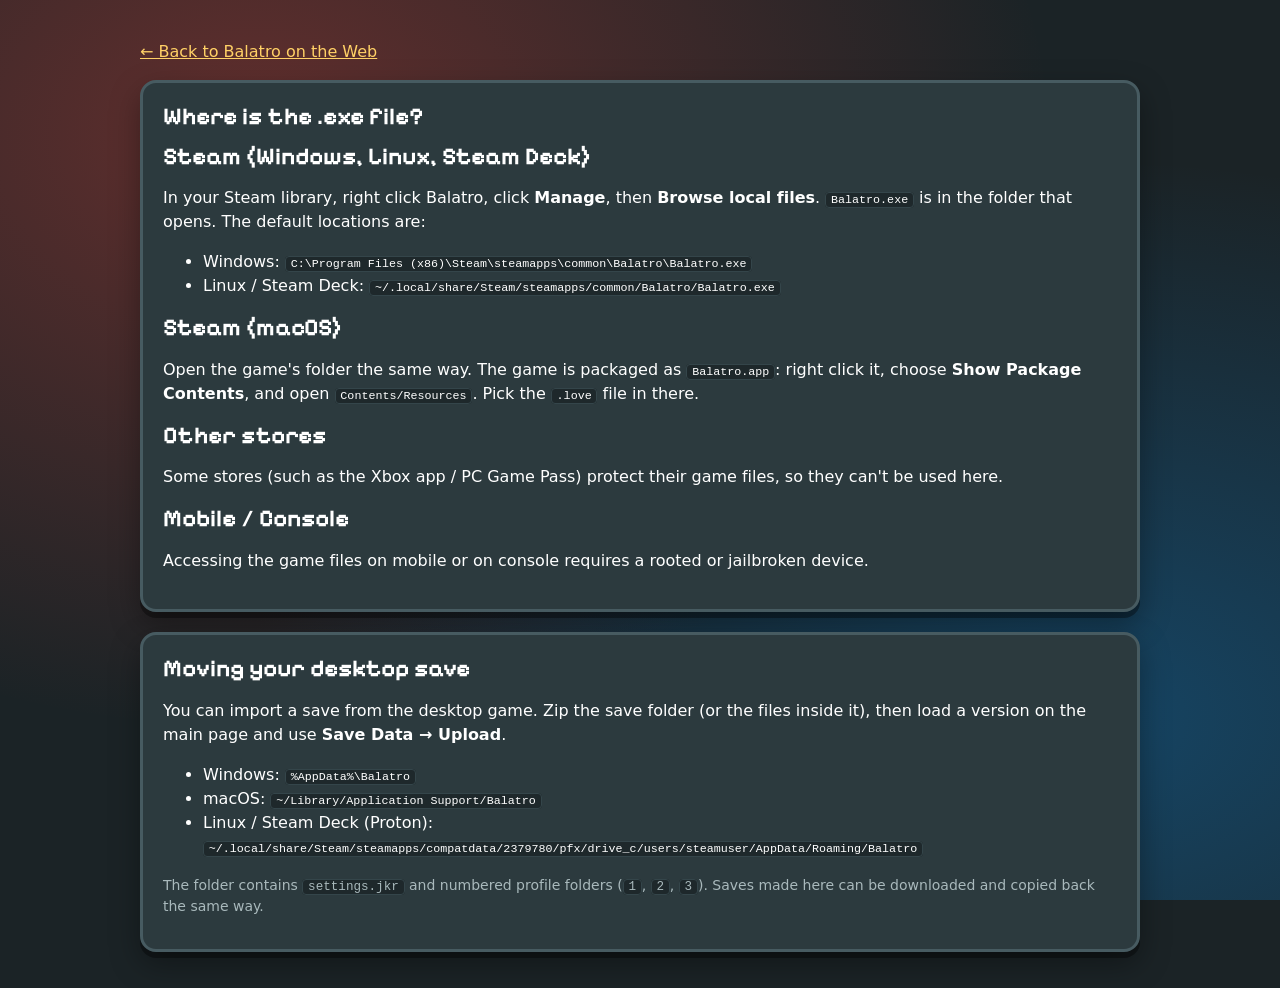
<file: whereisexe.html>
<!DOCTYPE html>
<html lang="en">
    <head>
        <meta charset="UTF-8" />
        <meta name="viewport" content="width=device-width, initial-scale=1.0" />
        <meta name="color-scheme" content="dark" />
        <title>Where is Balatro.exe? | Balatro on the Web</title>
        <meta name="description" content="How to find Balatro.exe and your save folder so you can play Balatro in the browser." />
        <link rel="icon" href="data:image/svg+xml,%3Csvg xmlns='http://www.w3.org/2000/svg' viewBox='0 0 32 32'%3E%3Crect x='6' y='2' width='20' height='28' rx='3' fill='%23111' stroke='%2366fcf1' stroke-width='2'/%3E%3Cpath d='M16 9l5 7-5 7-5-7z' fill='%23e74c3c'/%3E%3C/svg%3E" />
        <link rel="stylesheet" href="style.css" />
    </head>
    <body>
        <div class="container">
            <p><a href="index.html">&larr; Back to Balatro on the Web</a></p>
            <section aria-labelledby="exeHeading">
                <h1 id="exeHeading">Where is the .exe file?</h1>

                <h2>Steam (Windows, Linux, Steam Deck)</h2>
                <p>In your Steam library, right click Balatro, click <strong>Manage</strong>, then <strong>Browse local files</strong>. <code>Balatro.exe</code> is in the folder that opens. The default locations are:</p>
                <ul>
                    <li>Windows: <code>C:\Program Files (x86)\Steam\steamapps\common\Balatro\Balatro.exe</code></li>
                    <li>Linux / Steam Deck: <code>~/.local/share/Steam/steamapps/common/Balatro/Balatro.exe</code></li>
                </ul>

                <h2>Steam (macOS)</h2>
                <p>Open the game's folder the same way. The game is packaged as <code>Balatro.app</code>: right click it, choose <strong>Show Package Contents</strong>, and open <code>Contents/Resources</code>. Pick the <code>.love</code> file in there.</p>

                <h2>Other stores</h2>
                <p>Some stores (such as the Xbox app / PC Game Pass) protect their game files, so they can't be used here.</p>

                <h2>Mobile / Console</h2>
                <p>Accessing the game files on mobile or on console requires a rooted or jailbroken device.</p>
            </section>

            <section aria-labelledby="saves">
                <h2 id="saves">Moving your desktop save</h2>
                <p>You can import a save from the desktop game. Zip the save folder (or the files inside it), then load a version on the main page and use <strong>Save Data &rarr; Upload</strong>.</p>
                <ul>
                    <li>Windows: <code>%AppData%\Balatro</code></li>
                    <li>macOS: <code>~/Library/Application Support/Balatro</code></li>
                    <li>Linux / Steam Deck (Proton): <code>~/.local/share/Steam/steamapps/compatdata/2379780/pfx/drive_c/users/steamuser/AppData/Roaming/Balatro</code></li>
                </ul>
                <p class="hint">The folder contains <code>settings.jkr</code> and numbered profile folders (<code>1</code>, <code>2</code>, <code>3</code>). Saves made here can be downloaded and copied back the same way.</p>
            </section>
        </div>
    </body>
</html>
</file>
<file: style.css>
@font-face {
  font-family: "Pixelify Sans";
  src: url("fonts/PixelifySans-latin.woff2") format("woff2");
  font-weight: 400 700;
  font-style: normal;
  font-display: swap;
}

:root {
  color-scheme: dark;

  --font-pixel: "Pixelify Sans", ui-monospace, monospace;
  --font-body: system-ui, -apple-system, "Segoe UI", Roboto, sans-serif;

  --bg: #1b2326;
  --fg: #ffffff;
  --muted: #a9b9bc;

  --panel: #2c3a3e;
  --panel-edge: #475b61;
  --inset: #1e282b;
  --inset-edge: #34454a;

  --red: #e8453b;
  --red-lip: #9b2a23;
  --red-hover: #f45a50;
  --blue: #0b84d8;
  --blue-lip: #075a94;
  --blue-hover: #2196e8;
  --orange: #e08900;
  --orange-lip: #985d00;
  --orange-hover: #f09a12;
  --green: #2f9c71;
  --green-lip: #1e674a;
  --green-hover: #3aae80;
  --grey: #56676c;
  --grey-lip: #384447;
  --grey-hover: #64777c;

  --disabled: #3b4749;
  --disabled-lip: #283133;
  --disabled-fg: #84918f;

  --gold: #ffd166;
  --radius: 12px;
}

*, *::before, *::after {
  box-sizing: border-box;
}

.hidden,
[hidden] {
  display: none !important;
}

/* No background on <html>: the body background then paints on the canvas
   behind everything, so the z-index:-1 #bg canvas can show above it. */

body {
  /* Pixelify Sans' "fi" ligature reads as "A". */
  font-variant-ligatures: none;
  margin: 0;
  min-height: 100vh;
  color: var(--fg);
  font-family: var(--font-body);
  line-height: 1.5;
  /* Shown behind the animated background, and instead of it when WebGL isn't available. */
  background:
    radial-gradient(ellipse at 20% 15%, rgba(232, 69, 59, 0.35), transparent 55%),
    radial-gradient(ellipse at 85% 80%, rgba(11, 132, 216, 0.35), transparent 55%),
    var(--bg);
  background-attachment: fixed;
}

#bg {
  position: fixed;
  inset: 0;
  width: 100%;
  height: 100%;
  z-index: -1;
  image-rendering: pixelated;
  pointer-events: none;
}

a {
  color: var(--gold);
}

a:hover {
  color: #ffe29a;
}

:focus-visible {
  outline: 3px solid var(--gold);
  outline-offset: 2px;
}

h1, h2, h3, h4 {
  font-family: var(--font-pixel);
  font-weight: 700;
  line-height: 1.15;
  margin: 0 0 0.75rem;
}

code {
  background: var(--inset);
  border: 1px solid var(--inset-edge);
  border-radius: 4px;
  padding: 0 0.3rem;
  font-size: 0.9em;
  overflow-wrap: anywhere;
}

.hint {
  color: var(--muted);
  font-size: 0.875rem;
  font-weight: normal;
  margin: 0.25rem 0 0.75rem;
}

.center-text {
  text-align: center;
}

.notice {
  border: 2px solid var(--red);
  border-radius: var(--radius);
  background: var(--inset);
  padding: 0.5rem 1rem;
  text-align: center;
}

/* ------------------------------------------------------------------ Layout */

.container {
  max-width: 1040px;
  margin: 0 auto;
  padding: 1.5rem 1.25rem 1rem;
}

.hero {
  text-align: center;
  padding: 1.5rem 0 1.75rem;
}

.logo {
  font-size: clamp(3.25rem, 11vw, 6.5rem);
  letter-spacing: 0.04em;
  text-transform: uppercase;
  margin: 0;
  color: #fff;
  text-shadow:
    0 0.06em 0 var(--red),
    0 0.12em 0 var(--red-lip),
    0 0.2em 0.3em rgba(0, 0, 0, 0.55);
  animation: logo-float 6s ease-in-out infinite;
}

@keyframes logo-float {
  0%, 100% { transform: translateY(0) rotate(-1.5deg); }
  50% { transform: translateY(-6px) rotate(1.5deg); }
}

.tagline {
  font-family: var(--font-pixel);
  font-size: clamp(1rem, 2.6vw, 1.25rem);
  color: #e3eef0;
  margin: 0.75rem 0 0;
  text-shadow: 0 2px 0 rgba(0, 0, 0, 0.5);
}

.steps {
  list-style: none;
  display: flex;
  flex-wrap: wrap;
  justify-content: center;
  gap: 0.5rem 1rem;
  margin: 1.25rem 0 0;
  padding: 0;
}

.steps li {
  display: flex;
  align-items: center;
  gap: 0.5rem;
  background: rgba(30, 40, 43, 0.85);
  border: 2px solid var(--panel-edge);
  border-radius: 999px;
  padding: 0.3rem 0.9rem 0.3rem 0.35rem;
}

.step-num {
  display: inline-grid;
  place-items: center;
  width: 1.6rem;
  height: 1.6rem;
  border-radius: 50%;
  background: var(--orange);
  box-shadow: 0 2px 0 var(--orange-lip);
  font-weight: 700;
  font-size: 0.9rem;
}

/* Returning visitors already know the steps. */
body:not(.no-versions) .steps {
  display: none;
}

.layout {
  display: grid;
  gap: 1.25rem;
  grid-template-columns: minmax(0, 1fr) minmax(0, 1fr);
  grid-template-areas:
    "play build"
    "versions build";
  align-items: start;
}

.panel-play { grid-area: play; }
.panel-versions { grid-area: versions; }
.panel-build { grid-area: build; }

/* First visit: only the build panel, centred. */
body.no-versions .panel-play,
body.no-versions .panel-versions {
  display: none;
}

body.no-versions .layout {
  grid-template-columns: minmax(0, 1fr);
  grid-template-areas: "build";
  max-width: 560px;
  margin: 0 auto;
}

@media (max-width: 820px) {
  .layout {
    grid-template-columns: minmax(0, 1fr);
    grid-template-areas: "play" "versions" "build";
  }
}

/* ------------------------------------------------------------------ Panels */

section,
.panel {
  background: var(--panel);
  border: 3px solid var(--panel-edge);
  border-radius: calc(var(--radius) + 4px);
  box-shadow: 0 6px 0 rgba(0, 0, 0, 0.35), 0 12px 30px rgba(0, 0, 0, 0.35);
  padding: 1.25rem;
  margin-bottom: 1.25rem;
}

.layout > .panel {
  margin-bottom: 0;
}

.tag {
  display: inline-block;
  font-size: 1.35rem;
  padding: 0.3rem 0.9rem 0.35rem;
  border-radius: 10px;
  text-shadow: 0 2px 0 rgba(0, 0, 0, 0.35);
  margin-bottom: 1rem;
}

.tag-red { background: var(--red); box-shadow: 0 4px 0 var(--red-lip); }
.tag-blue { background: var(--blue); box-shadow: 0 4px 0 var(--blue-lip); }
.tag-orange { background: var(--orange); box-shadow: 0 4px 0 var(--orange-lip); }

.subpanel {
  background: var(--inset);
  border: 2px solid var(--inset-edge);
  border-radius: var(--radius);
  padding: 1rem;
  margin-top: 1.25rem;
}

.subpanel h3 {
  font-size: 1.1rem;
  margin-bottom: 0.25rem;
}

/* ----------------------------------------------------------------- Buttons */

button,
.btn {
  font-family: var(--font-pixel);
  font-variant-ligatures: none;
  font-size: 1rem;
  font-weight: 700;
  color: #fff;
  background: var(--grey);
  border: 0;
  border-radius: 10px;
  padding: 0.55rem 1.1rem;
  margin: 0;
  cursor: pointer;
  text-shadow: 0 2px 0 rgba(0, 0, 0, 0.35);
  box-shadow: 0 4px 0 var(--grey-lip);
  transition: background-color 0.12s ease, transform 0.06s ease, box-shadow 0.06s ease;
  -webkit-tap-highlight-color: transparent;
}

button:not([disabled]):hover { background-color: var(--grey-hover); }

button:not([disabled]):active {
  transform: translateY(3px);
  box-shadow: 0 1px 0 var(--grey-lip);
}

.btn-red { background: var(--red); box-shadow: 0 4px 0 var(--red-lip); }
.btn-red:not([disabled]):hover { background-color: var(--red-hover); }
.btn-red:not([disabled]):active { box-shadow: 0 1px 0 var(--red-lip); }

.btn-blue { background: var(--blue); box-shadow: 0 4px 0 var(--blue-lip); }
.btn-blue:not([disabled]):hover { background-color: var(--blue-hover); }
.btn-blue:not([disabled]):active { box-shadow: 0 1px 0 var(--blue-lip); }

.btn-orange { background: var(--orange); box-shadow: 0 4px 0 var(--orange-lip); }
.btn-orange:not([disabled]):hover { background-color: var(--orange-hover); }
.btn-orange:not([disabled]):active { box-shadow: 0 1px 0 var(--orange-lip); }

.btn-green { background: var(--green); box-shadow: 0 4px 0 var(--green-lip); }
.btn-green:not([disabled]):hover { background-color: var(--green-hover); }
.btn-green:not([disabled]):active { box-shadow: 0 1px 0 var(--green-lip); }

.btn-danger,
button.danger {
  background: transparent;
  color: #ff8a80;
  box-shadow: inset 0 0 0 2px #b8463d;
  text-shadow: none;
}
.btn-danger:not([disabled]):hover,
button.danger:not([disabled]):hover { background-color: rgba(232, 69, 59, 0.18); }
.btn-danger:not([disabled]):active,
button.danger:not([disabled]):active { transform: translateY(1px); box-shadow: inset 0 0 0 2px #b8463d; }

button[disabled],
.btn[disabled] {
  background: var(--disabled);
  color: var(--disabled-fg);
  box-shadow: 0 4px 0 var(--disabled-lip);
  text-shadow: none;
  cursor: not-allowed;
}

.btn-danger[disabled],
button.danger[disabled] {
  background: transparent;
  color: #6f6260;
  box-shadow: inset 0 0 0 2px #4a3e3c;
}

.btn-sm {
  font-size: 0.9rem;
  padding: 0.4rem 0.8rem;
}

.btn-lg {
  display: block;
  width: 100%;
  font-size: 1.5rem;
  padding: 0.7rem 1rem 0.8rem;
}

.btn-xl {
  display: block;
  width: 100%;
  font-size: 2.25rem;
  letter-spacing: 0.05em;
  padding: 0.6rem 1rem 0.75rem;
  margin: 0.5rem 0 1rem;
  box-shadow: 0 6px 0 var(--red-lip);
}

.btn-xl:not([disabled]):active {
  transform: translateY(5px);
}

.btn-xl[disabled] {
  box-shadow: 0 6px 0 var(--disabled-lip);
}

.btn-row {
  display: flex;
  flex-wrap: wrap;
  gap: 0.6rem;
  padding-bottom: 4px; /* room for the button lips */
}

body.busy button {
  cursor: progress;
  pointer-events: none;
}

body.busy button:not([disabled]) {
  filter: saturate(0.5) brightness(0.85);
}

/* ------------------------------------------------------------------ Player */

.now-loaded {
  display: flex;
  flex-direction: column;
  margin: 0;
}

.now-loaded .label {
  color: var(--muted);
  font-size: 0.8rem;
  text-transform: uppercase;
  letter-spacing: 0.08em;
}

#loadedName {
  font-family: var(--font-pixel);
  font-size: 1.6rem;
  line-height: 1.2;
  overflow-wrap: anywhere;
}

/* ---------------------------------------------------------------- Versions */

.version-list {
  list-style: none;
  margin: 0;
  padding: 0;
  display: grid;
  gap: 0.6rem;
}

.version-list li {
  display: flex;
  align-items: center;
  gap: 0.75rem;
  background: var(--inset);
  border: 2px solid var(--inset-edge);
  border-radius: var(--radius);
  padding: 0.6rem 0.75rem;
  transition: border-color 0.15s ease;
}

.version-list li.loaded-row {
  border-color: var(--gold);
  box-shadow: 0 0 0 1px var(--gold), 0 0 18px rgba(255, 209, 102, 0.15);
}

.suit {
  flex: none;
  display: grid;
  place-items: center;
  width: 2.1rem;
  height: 2.8rem;
  border-radius: 5px;
  background: #f4f1ea;
  box-shadow: 0 3px 0 #b9b2a3;
  font-size: 1.35rem;
  line-height: 1;
}

.suit-red { color: #d33a30; }
.suit-dark { color: #2a3335; }

.version-name {
  flex: 1;
  min-width: 0;
  display: flex;
  flex-direction: column;
}

.version-name strong {
  font-family: var(--font-pixel);
  font-size: 1.15rem;
  overflow-wrap: anywhere;
}

.version-state {
  color: var(--muted);
  font-size: 0.8rem;
}

.version-list li.loaded-row .version-state {
  color: var(--gold);
}

.version-actions {
  display: flex;
  gap: 0.5rem;
  padding-bottom: 4px;
}

.version-list .empty {
  justify-content: center;
  color: var(--muted);
  text-align: center;
}

/* ------------------------------------------------------------------- Build */

.segmented {
  display: grid;
  grid-template-columns: 1fr 1fr;
  gap: 4px;
  background: var(--inset);
  border: 2px solid var(--inset-edge);
  border-radius: var(--radius);
  padding: 4px;
}

.segment {
  position: relative;
  display: block;
  cursor: pointer;
}

.segment input {
  position: absolute;
  opacity: 0;
  inset: 0;
  margin: 0;
  cursor: inherit;
}

.segment span {
  display: block;
  text-align: center;
  font-family: var(--font-pixel);
  font-weight: 700;
  padding: 0.45rem 0.5rem;
  border-radius: 8px;
  color: var(--muted);
  transition: background-color 0.12s ease, color 0.12s ease;
}

.segment input:checked + span {
  background: var(--orange);
  color: #fff;
  text-shadow: 0 2px 0 rgba(0, 0, 0, 0.35);
}

.segment input:focus-visible + span {
  outline: 3px solid var(--gold);
  outline-offset: 1px;
}

.segment input:disabled + span {
  opacity: 0.45;
  cursor: not-allowed;
}

.segment:has(input:disabled) {
  cursor: not-allowed;
}

#vanillaHint {
  margin-bottom: 0;
}

.dropzone {
  position: relative;
  display: flex;
  flex-direction: column;
  align-items: center;
  gap: 0.25rem;
  margin-top: 1rem;
  padding: 1.5rem 1rem;
  text-align: center;
  background: var(--inset);
  border: 3px dashed var(--panel-edge);
  border-radius: var(--radius);
  cursor: pointer;
  transition: border-color 0.15s ease, background-color 0.15s ease, opacity 0.15s ease;
}

.dropzone:hover,
.dropzone.dragging {
  border-color: var(--orange);
  background: #232f32;
}

.dropzone:focus-within {
  outline: 3px solid var(--gold);
  outline-offset: 2px;
}

.dropzone.has-file {
  border-style: solid;
  border-color: var(--green);
}

.dropzone.dimmed {
  opacity: 0.55;
}

/* Visually hidden, but still focusable and clickable through the label. */
.dropzone input[type="file"] {
  position: absolute;
  width: 1px;
  height: 1px;
  opacity: 0;
  overflow: hidden;
}

.dz-icon {
  width: 2.5rem;
  height: 3.25rem;
  margin-bottom: 0.25rem;
  transition: transform 0.2s ease;
}

.dz-icon rect {
  fill: #f4f1ea;
  stroke: #b9b2a3;
  stroke-width: 3;
}

.dz-icon path {
  fill: var(--red);
}

.dropzone:hover .dz-icon,
.dropzone.dragging .dz-icon {
  transform: translateY(-3px) rotate(-6deg);
}

.dropzone.has-file .dz-icon path {
  fill: var(--green);
}

.dz-title {
  font-family: var(--font-pixel);
  font-weight: 700;
  font-size: 1.2rem;
  overflow-wrap: anywhere;
}

.dz-sub {
  color: var(--muted);
  font-size: 0.875rem;
}

.mods {
  background: var(--inset);
  border: 2px solid var(--inset-edge);
  border-radius: var(--radius);
  margin: 0.5rem 0 1rem;
}

.mods summary {
  cursor: pointer;
  padding: 0.6rem 0.9rem;
  font-family: var(--font-pixel);
  font-weight: 700;
  font-size: 1.05rem;
  list-style-position: inside;
}

.mods summary .hint {
  font-family: var(--font-body);
  font-weight: normal;
  margin-left: 0.25rem;
}

.mods-body {
  padding: 0 0.9rem 0.9rem;
}

.badge {
  display: inline-block;
  min-width: 1.4rem;
  padding: 0 0.4rem;
  border-radius: 999px;
  background: var(--blue);
  font-size: 0.85rem;
  text-align: center;
}

#mod-list {
  margin-top: 0.5rem;
}

#mod-list > .hint {
  display: block;
  margin: 0.25rem 0 0;
}

.mod-item {
  display: flex;
  align-items: center;
  gap: 0.5rem;
  padding: 0.35rem 0;
  border-top: 1px solid var(--inset-edge);
}

.mod-item:first-child {
  border-top: 0;
}

.mod-item label {
  flex: 1;
  display: flex;
  align-items: center;
  gap: 0.5rem;
  overflow-wrap: anywhere;
}

.mod-item button {
  font-size: 0.8rem;
  padding: 0.2rem 0.6rem;
  background: transparent;
  color: #ff8a80;
  box-shadow: inset 0 0 0 2px #b8463d;
  text-shadow: none;
}

.mod-item button:not([disabled]):hover {
  background: rgba(232, 69, 59, 0.18);
}

.mod-item button:not([disabled]):active {
  transform: none;
  box-shadow: inset 0 0 0 2px #b8463d;
}

.name-row {
  display: flex;
  align-items: center;
  gap: 0.75rem;
  margin: 0 0 1.25rem;
}

.name-row label {
  font-family: var(--font-pixel);
  font-weight: 700;
  font-size: 1.05rem;
}

input[type="text"] {
  flex: 1;
  min-width: 0;
  font: inherit;
  color: var(--fg);
  background: var(--inset);
  border: 2px solid var(--inset-edge);
  border-radius: 8px;
  padding: 0.45rem 0.7rem;
}

input[type="text"]:focus {
  border-color: var(--orange);
}

input[type="checkbox"] {
  accent-color: var(--orange);
  width: 1.05rem;
  height: 1.05rem;
}

/* ------------------------------------------------------- Status & footer */

.statusbar {
  max-width: 460px;
  margin: 1.5rem auto 0;
  background: rgba(22, 30, 32, 0.94);
  border: 2px solid var(--panel-edge);
  border-radius: 999px;
  padding: 0.45rem 1.25rem;
  box-shadow: 0 6px 20px rgba(0, 0, 0, 0.4);
  text-align: center;
}

#status {
  margin: 0;
  color: #dfe9eb;
  font-size: 0.95rem;
}

progress {
  display: block;
  width: 100%;
  height: 8px;
  margin: 0.35rem 0 0.15rem;
  appearance: none;
  border: none;
  border-radius: 999px;
  background-color: var(--inset);
  overflow: hidden;
}

progress::-webkit-progress-bar {
  background-color: var(--inset);
  border-radius: 999px;
}

progress::-webkit-progress-value {
  background-color: var(--orange);
  border-radius: 999px;
}

progress::-moz-progress-bar {
  background-color: var(--orange);
  border-radius: 999px;
}

/* Only show the bar while something is running. */
body:not(.busy) .statusbar progress {
  display: none;
}

footer {
  color: var(--muted);
  font-size: 0.85rem;
  text-align: center;
  padding: 1.5rem 0 0.5rem;
  text-shadow: 0 1px 2px rgba(0, 0, 0, 0.8);
}

footer p {
  margin: 0.25rem 0;
}

/* ------------------------------------------------------------------ Dialog */

.modal {
  display: flex;
  justify-content: center;
  align-items: center;
  position: fixed;
  z-index: 1000;
  inset: 0;
  padding: 1rem;
  background-color: rgba(8, 12, 13, 0.75);
}

.modal-content {
  position: relative;
  width: 100%;
  max-width: 420px;
  max-height: 90vh;
  overflow-y: auto;
  overflow-wrap: anywhere;
  text-align: center;
  background: var(--panel);
  border: 3px solid var(--red);
  border-radius: calc(var(--radius) + 4px);
  box-shadow: 0 6px 0 var(--red-lip), 0 20px 50px rgba(0, 0, 0, 0.5);
  padding: 1.75rem 1.5rem 1.5rem;
  animation: pop-in 0.18s ease-out;
}

@keyframes pop-in {
  from { transform: scale(0.92); opacity: 0; }
  to { transform: scale(1); opacity: 1; }
}

.modal-content h2 {
  color: #ff8a80;
  font-size: 1.5rem;
  margin: 0;
}

.modal-content p {
  margin: 0.75rem 0 0;
}

.close {
  position: absolute;
  top: 0.5rem;
  right: 0.5rem;
  width: 2.25rem;
  height: 2.25rem;
  padding: 0;
  font-family: var(--font-body);
  font-size: 1.5rem;
  line-height: 1;
  background: transparent;
  color: #ff8a80;
  box-shadow: none;
  text-shadow: none;
}

.close:not([disabled]):hover { background: rgba(232, 69, 59, 0.18); }
.close:not([disabled]):active { transform: none; box-shadow: none; }

.modal.info .modal-content {
  border-color: var(--blue);
  box-shadow: 0 6px 0 var(--blue-lip), 0 20px 50px rgba(0, 0, 0, 0.5);
}

.modal.info .modal-content h2,
.modal.info .close {
  color: #7cc7ff;
}

.modal.info .close:not([disabled]):hover { background: rgba(11, 132, 216, 0.18); }

/* -------------------------------------------------------------- Game page */

.game {
  position: absolute;
  inset: 0;
  overflow: hidden;
}

canvas#canvas {
  position: absolute;
  top: 0;
  left: 0;
  width: 100%;
  height: 100%;
}

#loading {
  position: absolute;
  top: 50%;
  left: 0;
  width: 100%;
  margin: 0;
  padding: 0 1rem;
  transform: translateY(-50%);
  text-align: center;
  font-family: var(--font-pixel);
  font-size: clamp(1.5rem, 4vw, 2.25rem);
  text-shadow: 0 3px 0 var(--red-lip);
}

/* ------------------------------------------------------------- Responsive */

@media (max-width: 600px) {
  .container {
    padding: 1rem 0.85rem 0.75rem;
  }

  .hero {
    padding: 0.75rem 0 1.25rem;
  }

  section,
  .panel {
    padding: 1rem;
  }

  .btn-xl {
    font-size: 1.9rem;
  }

  .version-list li {
    flex-wrap: wrap;
  }

  .version-actions {
    width: 100%;
  }

  .version-actions button {
    flex: 1;
  }

  .statusbar {
    border-radius: var(--radius);
  }
}

@media (prefers-reduced-motion: reduce) {
  *, *::before, *::after {
    animation: none !important;
    transition: none !important;
  }
}
</file>
